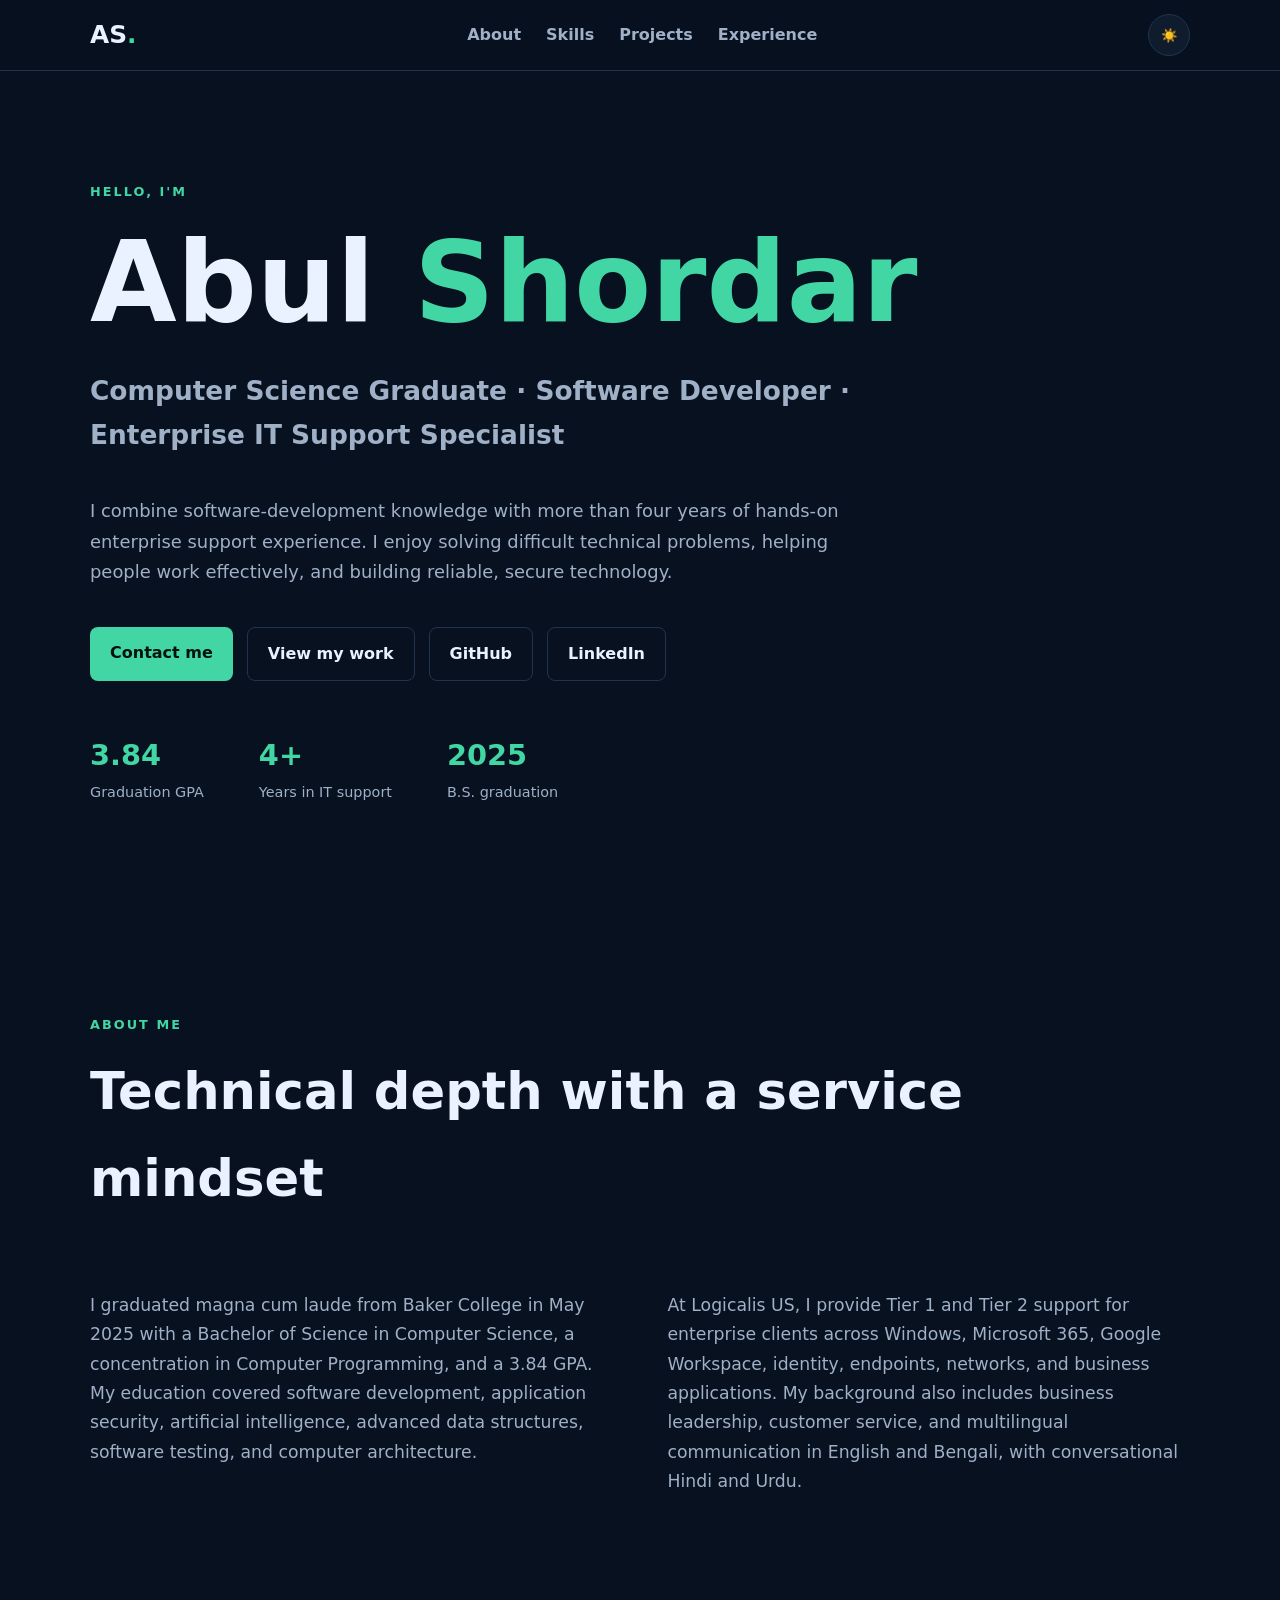
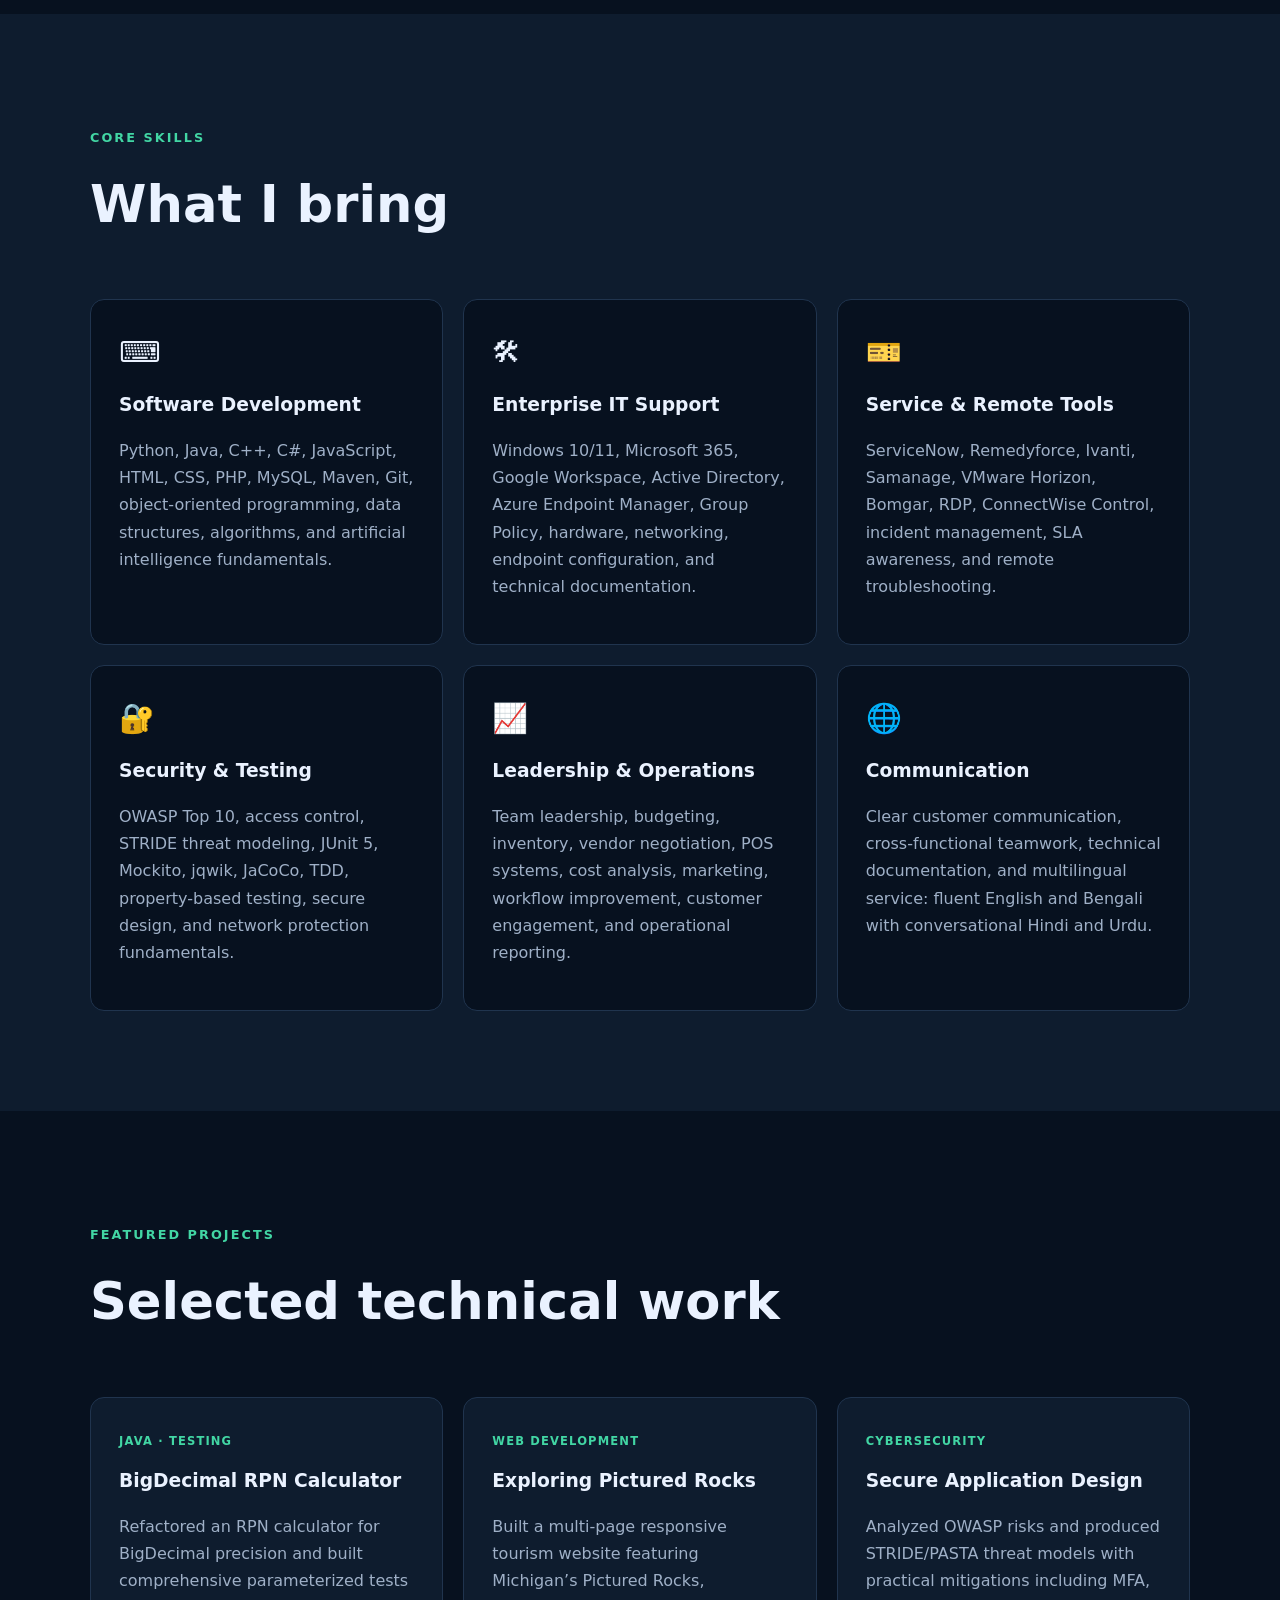
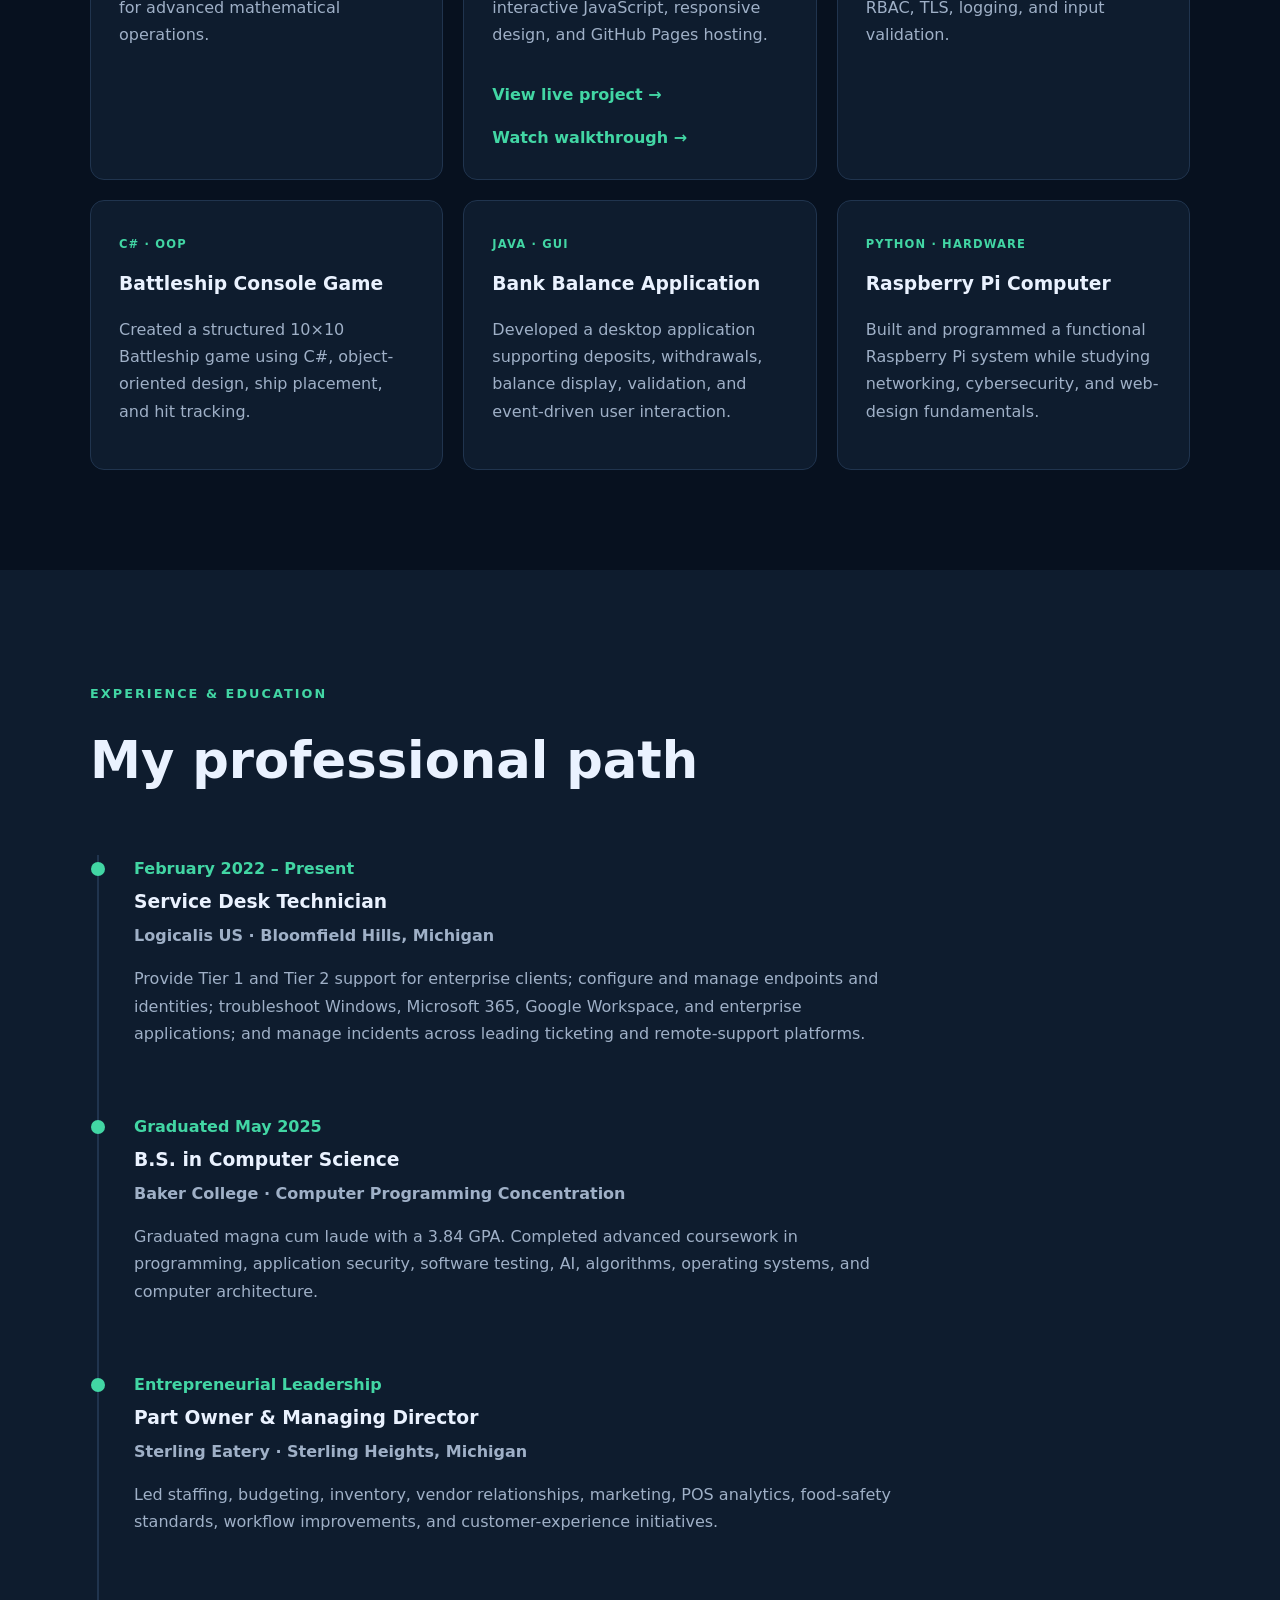
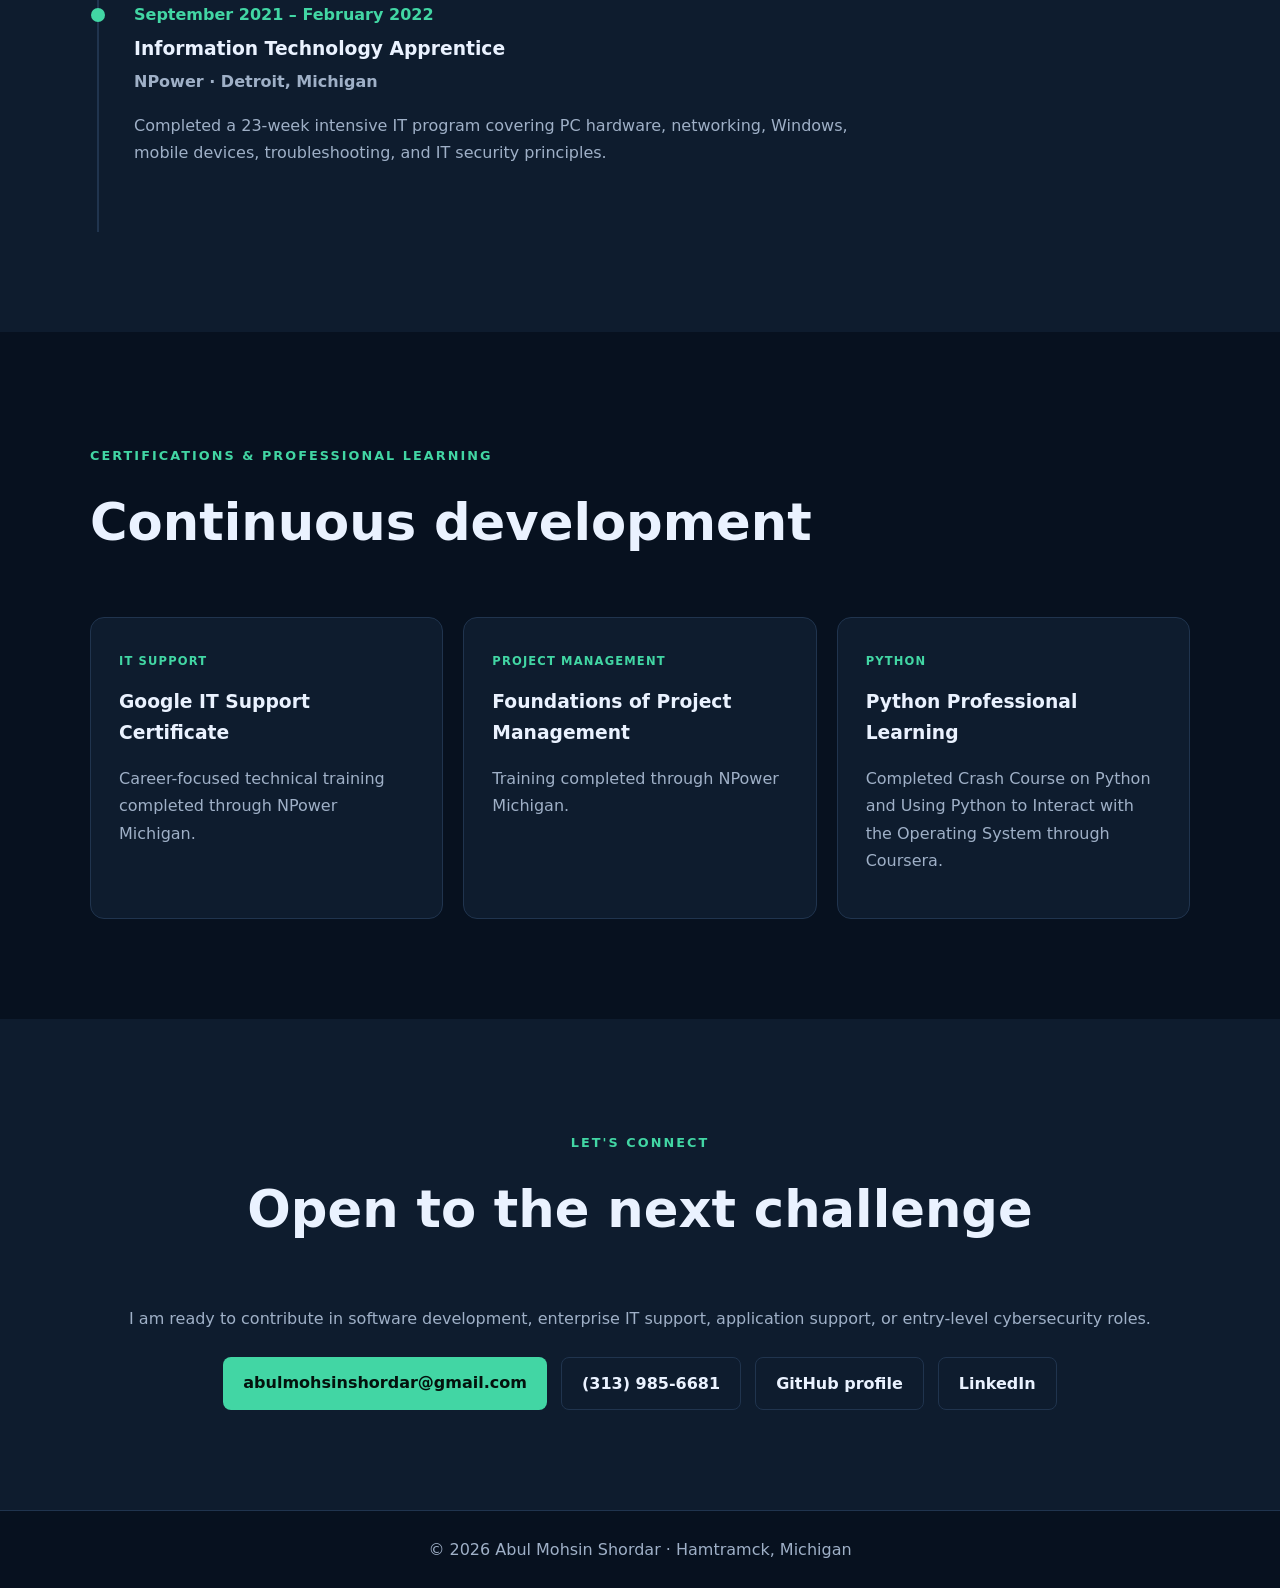
<file: index.html>
<!DOCTYPE html>
<html lang="en" data-theme="dark">
<head>
  <meta charset="UTF-8">
  <meta name="viewport" content="width=device-width, initial-scale=1.0">
  <meta name="description" content="Abul Mohsin Shordar — Computer Science graduate, software developer, enterprise IT support specialist, and cybersecurity enthusiast in Michigan.">
  <title>Abul Shordar | Computer Science & IT Portfolio</title>
  <link rel="stylesheet" href="style.css">
</head>
<body>
  <header class="nav-wrap">
    <nav class="nav container" aria-label="Main navigation">
      <a class="logo" href="#home">AS<span>.</span></a>
      <div class="nav-links">
        <a href="#about">About</a><a href="#skills">Skills</a><a href="#projects">Projects</a><a href="#experience">Experience</a>
      </div>
      <button id="theme-toggle" aria-label="Switch color theme">☀️</button>
    </nav>
  </header>

  <main>
    <section id="home" class="hero container">
      <p class="eyebrow">HELLO, I'M</p>
      <h1>Abul <span>Shordar</span></h1>
      <h2>Computer Science Graduate · Software Developer · Enterprise IT Support Specialist</h2>
      <p class="lead">I combine software-development knowledge with more than four years of hands-on enterprise support experience. I enjoy solving difficult technical problems, helping people work effectively, and building reliable, secure technology.</p>
      <div class="actions">
        <a class="button primary" href="mailto:abulmohsinshordar@gmail.com">Contact me</a>
        <a class="button secondary" href="#projects">View my work</a>
        <a class="button secondary" href="https://github.com/shordarabul" target="_blank" rel="noopener">GitHub</a>
        <a class="button secondary" href="https://www.linkedin.com/in/abul-shordar-88737013b/" target="_blank" rel="noopener">LinkedIn</a>
      </div>
      <div class="stats">
        <div><strong>3.84</strong><span>Graduation GPA</span></div>
        <div><strong>4+</strong><span>Years in IT support</span></div>
        <div><strong>2025</strong><span>B.S. graduation</span></div>
      </div>
    </section>

    <section id="about" class="section container">
      <p class="eyebrow">ABOUT ME</p>
      <h2>Technical depth with a service mindset</h2>
      <div class="two-col">
        <p>I graduated magna cum laude from Baker College in May 2025 with a Bachelor of Science in Computer Science, a concentration in Computer Programming, and a 3.84 GPA. My education covered software development, application security, artificial intelligence, advanced data structures, software testing, and computer architecture.</p>
        <p>At Logicalis US, I provide Tier 1 and Tier 2 support for enterprise clients across Windows, Microsoft 365, Google Workspace, identity, endpoints, networks, and business applications. My background also includes business leadership, customer service, and multilingual communication in English and Bengali, with conversational Hindi and Urdu.</p>
      </div>
    </section>

    <section id="skills" class="section alt">
      <div class="container">
        <p class="eyebrow">CORE SKILLS</p><h2>What I bring</h2>
        <div class="cards">
          <article class="card"><div class="icon">⌨</div><h3>Software Development</h3><p>Python, Java, C++, C#, JavaScript, HTML, CSS, PHP, MySQL, Maven, Git, object-oriented programming, data structures, algorithms, and artificial intelligence fundamentals.</p></article>
          <article class="card"><div class="icon">🛠</div><h3>Enterprise IT Support</h3><p>Windows 10/11, Microsoft 365, Google Workspace, Active Directory, Azure Endpoint Manager, Group Policy, hardware, networking, endpoint configuration, and technical documentation.</p></article>
          <article class="card"><div class="icon">🎫</div><h3>Service & Remote Tools</h3><p>ServiceNow, Remedyforce, Ivanti, Samanage, VMware Horizon, Bomgar, RDP, ConnectWise Control, incident management, SLA awareness, and remote troubleshooting.</p></article>
          <article class="card"><div class="icon">🔐</div><h3>Security & Testing</h3><p>OWASP Top 10, access control, STRIDE threat modeling, JUnit 5, Mockito, jqwik, JaCoCo, TDD, property-based testing, secure design, and network protection fundamentals.</p></article>
          <article class="card"><div class="icon">📈</div><h3>Leadership & Operations</h3><p>Team leadership, budgeting, inventory, vendor negotiation, POS systems, cost analysis, marketing, workflow improvement, customer engagement, and operational reporting.</p></article>
          <article class="card"><div class="icon">🌐</div><h3>Communication</h3><p>Clear customer communication, cross-functional teamwork, technical documentation, and multilingual service: fluent English and Bengali with conversational Hindi and Urdu.</p></article>
        </div>
      </div>
    </section>

    <section id="projects" class="section container">
      <p class="eyebrow">FEATURED PROJECTS</p><h2>Selected technical work</h2>
      <div class="projects">
        <article class="project"><span>JAVA · TESTING</span><h3>BigDecimal RPN Calculator</h3><p>Refactored an RPN calculator for BigDecimal precision and built comprehensive parameterized tests for advanced mathematical operations.</p></article>
        <article class="project"><span>WEB DEVELOPMENT</span><h3>Exploring Pictured Rocks</h3><p>Built a multi-page responsive tourism website featuring Michigan’s Pictured Rocks, interactive JavaScript, responsive design, and GitHub Pages hosting.</p><a class="project-link" href="projects/pictured-rocks/" aria-label="Open Exploring Pictured Rocks project">View live project →</a><br><a class="project-link" href="https://youtu.be/FB2uM61rcrM" target="_blank" rel="noopener" aria-label="Watch Exploring Pictured Rocks walkthrough on YouTube">Watch walkthrough →</a></article>
        <article class="project"><span>CYBERSECURITY</span><h3>Secure Application Design</h3><p>Analyzed OWASP risks and produced STRIDE/PASTA threat models with practical mitigations including MFA, RBAC, TLS, logging, and input validation.</p></article>
        <article class="project"><span>C# · OOP</span><h3>Battleship Console Game</h3><p>Created a structured 10×10 Battleship game using C#, object-oriented design, ship placement, and hit tracking.</p></article>
        <article class="project"><span>JAVA · GUI</span><h3>Bank Balance Application</h3><p>Developed a desktop application supporting deposits, withdrawals, balance display, validation, and event-driven user interaction.</p></article>
        <article class="project"><span>PYTHON · HARDWARE</span><h3>Raspberry Pi Computer</h3><p>Built and programmed a functional Raspberry Pi system while studying networking, cybersecurity, and web-design fundamentals.</p></article>
      </div>
    </section>

    <section id="experience" class="section alt">
      <div class="container">
        <p class="eyebrow">EXPERIENCE & EDUCATION</p><h2>My professional path</h2>
        <div class="timeline">
          <article><div class="dot"></div><p class="date">February 2022 – Present</p><h3>Service Desk Technician</h3><h4>Logicalis US · Bloomfield Hills, Michigan</h4><p>Provide Tier 1 and Tier 2 support for enterprise clients; configure and manage endpoints and identities; troubleshoot Windows, Microsoft 365, Google Workspace, and enterprise applications; and manage incidents across leading ticketing and remote-support platforms.</p></article>
          <article><div class="dot"></div><p class="date">Graduated May 2025</p><h3>B.S. in Computer Science</h3><h4>Baker College · Computer Programming Concentration</h4><p>Graduated magna cum laude with a 3.84 GPA. Completed advanced coursework in programming, application security, software testing, AI, algorithms, operating systems, and computer architecture.</p></article>
          <article><div class="dot"></div><p class="date">Entrepreneurial Leadership</p><h3>Part Owner & Managing Director</h3><h4>Sterling Eatery · Sterling Heights, Michigan</h4><p>Led staffing, budgeting, inventory, vendor relationships, marketing, POS analytics, food-safety standards, workflow improvements, and customer-experience initiatives.</p></article>
          <article><div class="dot"></div><p class="date">September 2021 – February 2022</p><h3>Information Technology Apprentice</h3><h4>NPower · Detroit, Michigan</h4><p>Completed a 23-week intensive IT program covering PC hardware, networking, Windows, mobile devices, troubleshooting, and IT security principles.</p></article>
        </div>
      </div>
    </section>

    <section class="section container">
      <p class="eyebrow">CERTIFICATIONS & PROFESSIONAL LEARNING</p><h2>Continuous development</h2>
      <div class="projects">
        <article class="project"><span>IT SUPPORT</span><h3>Google IT Support Certificate</h3><p>Career-focused technical training completed through NPower Michigan.</p></article>
        <article class="project"><span>PROJECT MANAGEMENT</span><h3>Foundations of Project Management</h3><p>Training completed through NPower Michigan.</p></article>
        <article class="project"><span>PYTHON</span><h3>Python Professional Learning</h3><p>Completed Crash Course on Python and Using Python to Interact with the Operating System through Coursera.</p></article>
      </div>
    </section>

    <section class="contact section alt">
      <div class="container">
        <p class="eyebrow">LET'S CONNECT</p><h2>Open to the next challenge</h2>
        <p>I am ready to contribute in software development, enterprise IT support, application support, or entry-level cybersecurity roles.</p>
        <div class="actions" style="justify-content:center;margin-bottom:0">
          <a class="button primary" href="mailto:abulmohsinshordar@gmail.com">abulmohsinshordar@gmail.com</a>
          <a class="button secondary" href="tel:+13139856681">(313) 985-6681</a>
          <a class="button secondary" href="https://github.com/shordarabul" target="_blank" rel="noopener">GitHub profile</a>
          <a class="button secondary" href="https://www.linkedin.com/in/abul-shordar-88737013b/" target="_blank" rel="noopener">LinkedIn</a>
        </div>
      </div>
    </section>
  </main>
  <footer><div class="container">© <span id="year"></span> Abul Mohsin Shordar · Hamtramck, Michigan</div></footer>
  <script src="script.js"></script>
</body>
</html>
</file>
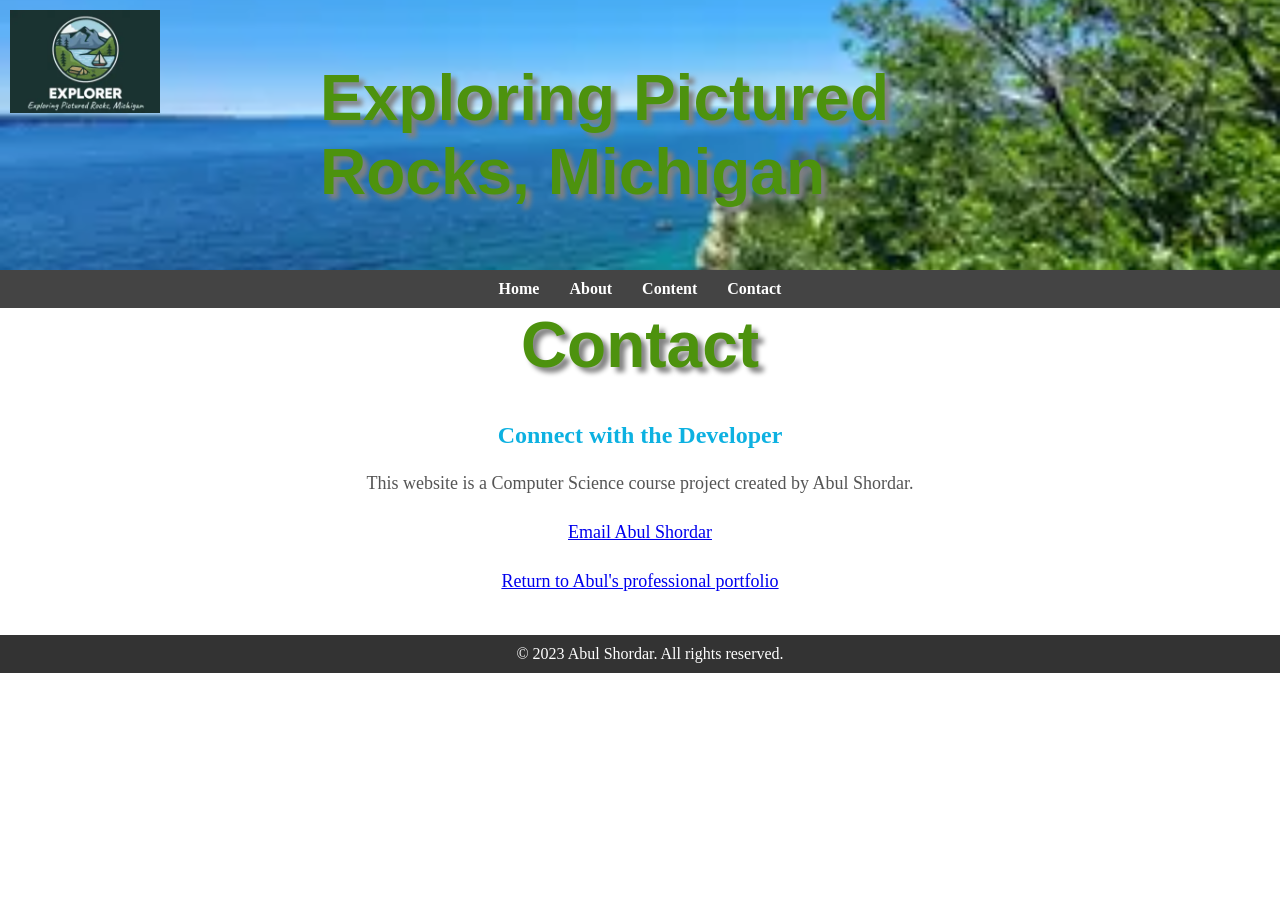
<file: projects/pictured-rocks/contact.html>
<!DOCTYPE html>
<html lang="en">
<head>
    <meta charset="UTF-8">
    <meta name="viewport" content="width=device-width, initial-scale=1.0">
    <title>Contact - Exploring Pictured Rocks Michigan</title>
    <link rel="stylesheet" href="styles.css">
</head>
<body>
    <div class="banner-container">
        <div class="logo"><img src="[data-uri]" alt="Pictured Rocks logo"></div>
        <div class="banner-image">
            <h1>Exploring Pictured Rocks, Michigan</h1>
            <img src="[data-uri]" alt="Pictured Rocks shoreline">
        </div>
    </div>
    <nav>
        <ul>
            <li><a href="index.html">Home</a></li>
            <li><a href="about.html">About</a></li>
            <li><a href="content.html">Content</a></li>
            <li><a href="contact.html">Contact</a></li>
        </ul>
    </nav>
    <header><h1>Contact</h1></header>
    <main>
        <section class="section-content">
            <h2>Connect with the Developer</h2>
            <p>This website is a Computer Science course project created by Abul Shordar.</p>
            <p><a href="mailto:abulmohsinshordar@gmail.com">Email Abul Shordar</a></p>
            <p><a href="https://shordarabul.github.io/Portfolio/">Return to Abul's professional portfolio</a></p>
        </section>
    </main>
    <script src="script.js"></script>
    <footer><p>&copy; 2023 Abul Shordar. All rights reserved.</p></footer>
</body>
</html>
</file>
<file: style.css>
:root{--bg:#07111f;--panel:#0e1c2e;--text:#eaf2ff;--muted:#9fb0c7;--accent:#42d6a4;--line:#20344e;--shadow:0 18px 50px #0005}html[data-theme="light"]{--bg:#f7fafc;--panel:#fff;--text:#102036;--muted:#53657c;--accent:#087f5b;--line:#dbe5ef;--shadow:0 18px 50px #18315316}*{box-sizing:border-box}html{scroll-behavior:smooth}body{margin:0;background:var(--bg);color:var(--text);font:16px/1.7 Inter,system-ui,-apple-system,Segoe UI,sans-serif}.container{width:min(1100px,90%);margin:auto}.nav-wrap{position:sticky;top:0;z-index:10;background:color-mix(in srgb,var(--bg) 88%,transparent);backdrop-filter:blur(14px);border-bottom:1px solid var(--line)}.nav{height:70px;display:flex;align-items:center;justify-content:space-between}.logo{font-size:1.55rem;font-weight:900;color:var(--text);text-decoration:none}.logo span,.hero h1 span{color:var(--accent)}.nav-links{display:flex;gap:25px}.nav-links a{color:var(--muted);text-decoration:none;font-weight:600}.nav-links a:hover{color:var(--accent)}#theme-toggle{border:1px solid var(--line);background:var(--panel);border-radius:50%;width:42px;height:42px;cursor:pointer}.hero{min-height:calc(100vh - 70px);display:flex;flex-direction:column;justify-content:center;padding:80px 0}.eyebrow{color:var(--accent);font-size:.8rem;font-weight:900;letter-spacing:.16em}.hero h1{font-size:clamp(3.4rem,9vw,7rem);line-height:.95;margin:.12em 0}.hero h2{font-size:clamp(1.15rem,3vw,1.65rem);max-width:850px;margin:20px 0;color:var(--muted)}.lead{max-width:770px;font-size:1.12rem;color:var(--muted)}.actions{display:flex;gap:14px;margin:22px 0 50px;flex-wrap:wrap}.button{display:inline-block;padding:12px 20px;border-radius:8px;text-decoration:none;font-weight:800}.primary{background:var(--accent);color:#04120d}.secondary{border:1px solid var(--line);color:var(--text)}.stats{display:flex;gap:55px}.stats div{display:flex;flex-direction:column}.stats strong{font-size:1.8rem;color:var(--accent)}.stats span{color:var(--muted);font-size:.9rem}.section{padding:100px 0}.section h2{font-size:clamp(2rem,5vw,3.2rem);margin:.1em 0 1em}.alt{background:var(--panel)}.two-col{display:grid;grid-template-columns:1fr 1fr;gap:55px;color:var(--muted);font-size:1.08rem}.cards,.projects{display:grid;grid-template-columns:repeat(3,1fr);gap:20px}.card,.project{border:1px solid var(--line);border-radius:14px;padding:28px;background:var(--bg);transition:.2s}.card:hover,.project:hover{transform:translateY(-5px);box-shadow:var(--shadow);border-color:var(--accent)}.card .icon{font-size:1.8rem}.card h3,.project h3{margin:12px 0}.card p,.project p{color:var(--muted)}.project{background:var(--panel)}.project span{color:var(--accent);font-size:.72rem;font-weight:900;letter-spacing:.1em}.timeline{border-left:2px solid var(--line);margin-left:7px}.timeline article{position:relative;padding:0 0 50px 35px;max-width:800px}.timeline .dot{position:absolute;left:-8px;top:7px;width:14px;height:14px;border-radius:50%;background:var(--accent)}.timeline .date{color:var(--accent);font-weight:800;margin:0}.timeline h3{margin:4px 0}.timeline h4{color:var(--muted);margin:0}.timeline article>p:last-child{color:var(--muted)}.contact{text-align:center}.contact p:not(.eyebrow){color:var(--muted);margin-bottom:25px}footer{border-top:1px solid var(--line);padding:25px 0;color:var(--muted);text-align:center}@media(max-width:800px){.nav-links{display:none}.cards,.projects{grid-template-columns:1fr}.two-col{grid-template-columns:1fr;gap:10px}.stats{gap:20px;justify-content:space-between}.stats span{font-size:.75rem}.section{padding:70px 0}}

.project-link {
  display: inline-block;
  margin-top: 1rem;
  color: var(--accent);
  font-weight: 700;
  text-decoration: none;
}
.project-link:hover,
.project-link:focus-visible {
  text-decoration: underline;
}
</file>
<file: projects/pictured-rocks/styles.css>
body, h1, h2, p, ul {
    margin: 0;
    padding: 0;
}


.banner-container {
    position: relative;
    background-color: #333;
    overflow: hidden;
    height: 30vh;
}


.logo img {
    max-width: 150px;
    position: absolute;
    top: 10px;
    left: 10px;
}


.banner-image {
    width: 100%;
    height: 100%;
    object-fit: contain;
    object-position: top;
    display: flex;
    flex-direction: column;
    justify-content: center;
    align-items: center;
}


.banner-image img {
    width: 100%;
    height: auto;
    display: block;
}


.banner-image h1 {
    color: #4d920e;
    font-family: "Brush Script MT", Arial, Helvetica, sans-serif;
    font-size: 48pt;
    text-shadow: 4pt 4pt 4pt gray;
    position: absolute;
    top: 50%;
    left: 50%;
    transform: translate(-50%, -50%);
}

.heading-image {
    text-align: center;
}


.small-image {
    max-width: 66%; 
    height: auto;
    display: block;
    margin: 0 auto; 
    border-radius: 8px;
    box-shadow: 0 4px 8px rgba(0, 0, 0, 0.1);
}


nav {
    background-color: #444;
    color: white;
    text-align: center;
    padding: 10px;
}

nav ul {
    list-style-type: none;
    margin: 0;
    padding: 0;
    display: flex;
    justify-content: center;
}

nav li {
    margin: 0 15px;
}

nav a {
    text-decoration: none;
    color: white;
    font-weight: bold;
}


main {
    padding: 20px;
}


header {
    text-align: center;
}

header h1 {
    color: #4d920e;
    font-family: "Brush Script MT", Arial, Helvetica, sans-serif;
    font-size: 48pt;
    text-shadow: 4pt 4pt 4pt gray;
    margin-bottom: 20px;
}

h2 {
    text-align: center;
    color: #0db1e1; 
    margin-bottom: 20px; 
}


.section-content {
    display: flex;
    justify-content: center;
    align-items: center;
    flex-direction: column;
}


.section-content img {
    max-width: 48%;
    height: auto;
    margin-bottom: 20px;
    border-radius: 8px;
    box-shadow: 0 4px 8px rgba(0, 0, 0, 0.1);
}


.section-content p {
    font-size: 18px;
    line-height: 1.6;
    color: #555;
    margin-bottom: 20px;
}


.video-section {
    text-align: center;
    margin-top: 30px;

}


.video-section video {
    width: 100%;
    max-width: 800px;
    height: auto;
    border-radius: 8px;
    box-shadow: 0 4px 8px rgba(0, 0, 0, 0.1);
}


footer {
    background-color: #333;
    color: white;
    text-align: center;
    padding: 10px;
    position: relative;
    bottom: 0;
    width: 100%;
}

.project-note {
    margin: 24px auto;
    max-width: 760px;
    color: #555;
    text-align: center;
}

@media (max-width: 700px) {
    .banner-container { height: 24vh; }
    .banner-image h1, header h1 { font-size: 30pt; }
    .logo img { max-width: 90px; }
    nav ul { flex-wrap: wrap; gap: 8px; }
    nav li { margin: 0 8px; }
    main { padding: 16px; }
    .small-image, .section-content img { max-width: 100%; }
}


.video-embed {
    width: min(100%, 800px);
    aspect-ratio: 16 / 9;
    margin: 20px auto;
}

.video-embed iframe {
    width: 100%;
    height: 100%;
    border: 0;
    border-radius: 8px;
    box-shadow: 0 4px 14px rgba(0, 0, 0, 0.18);
}
</file>
